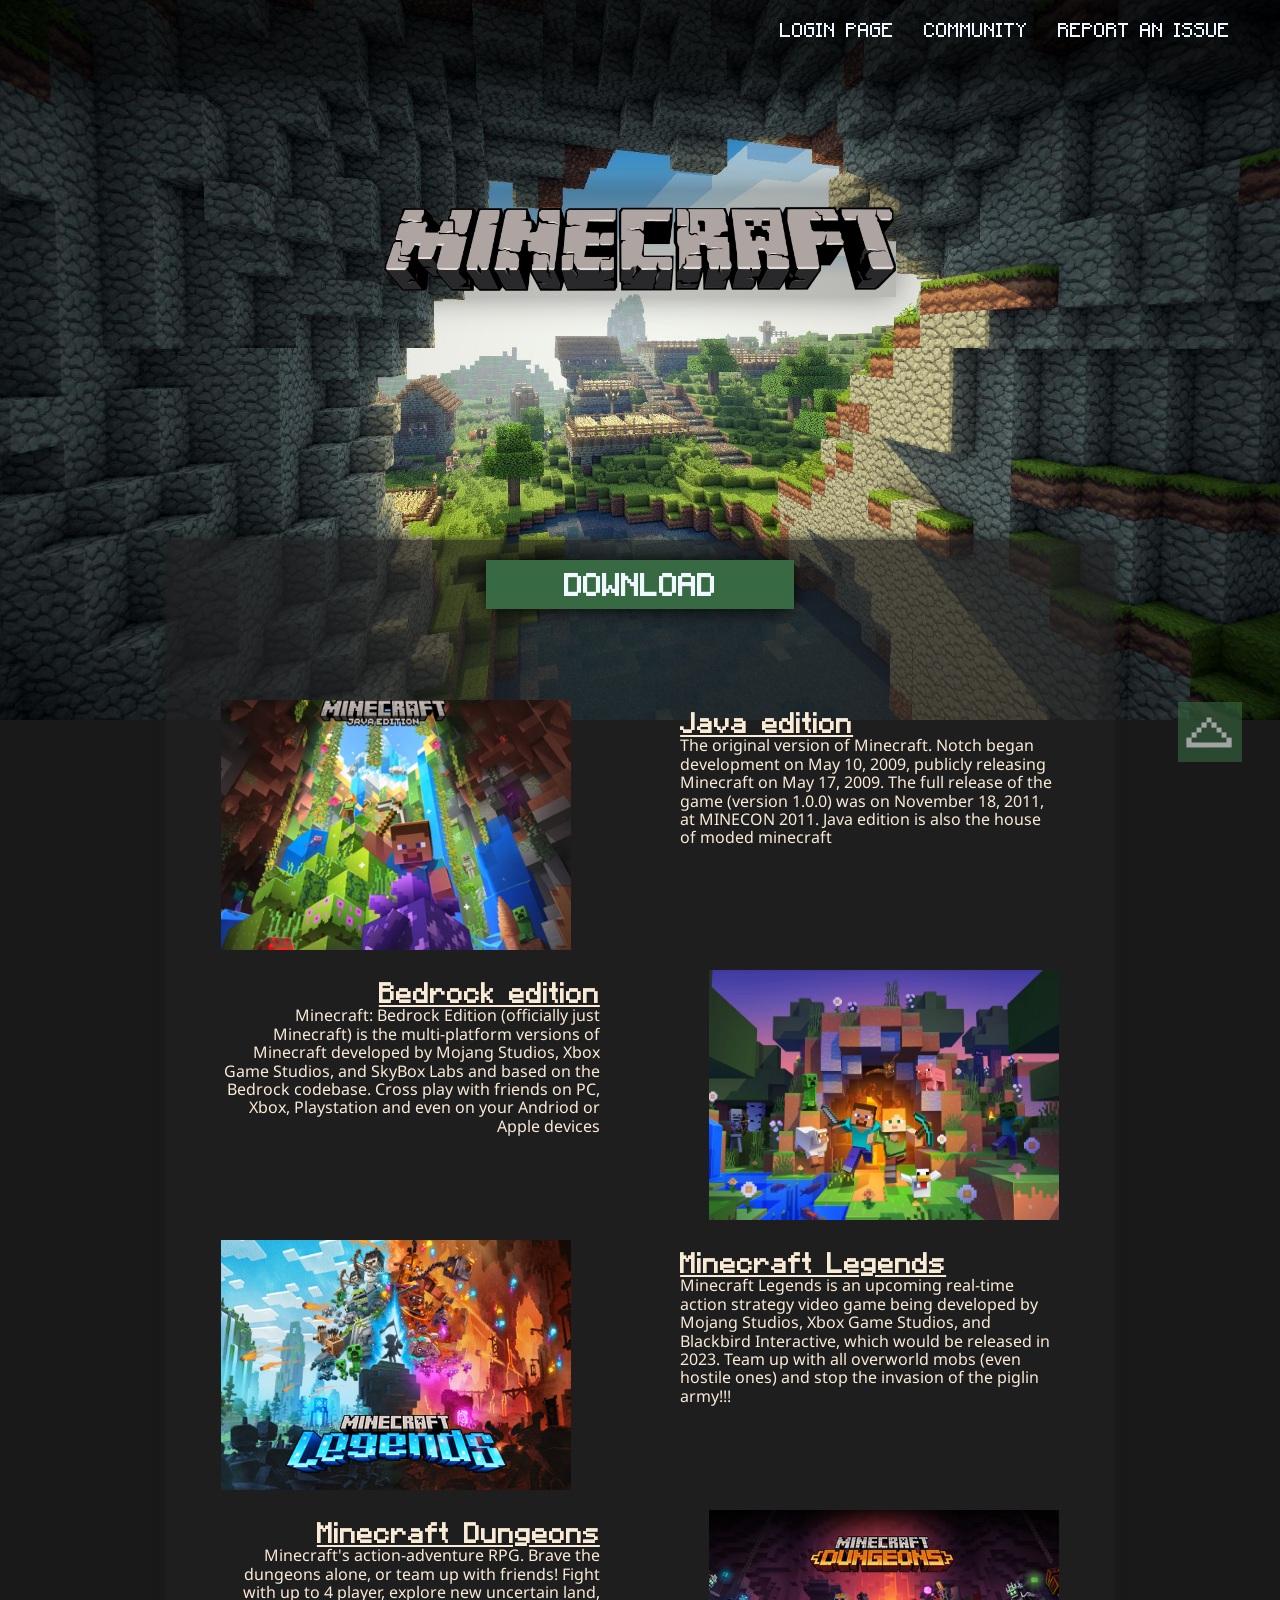
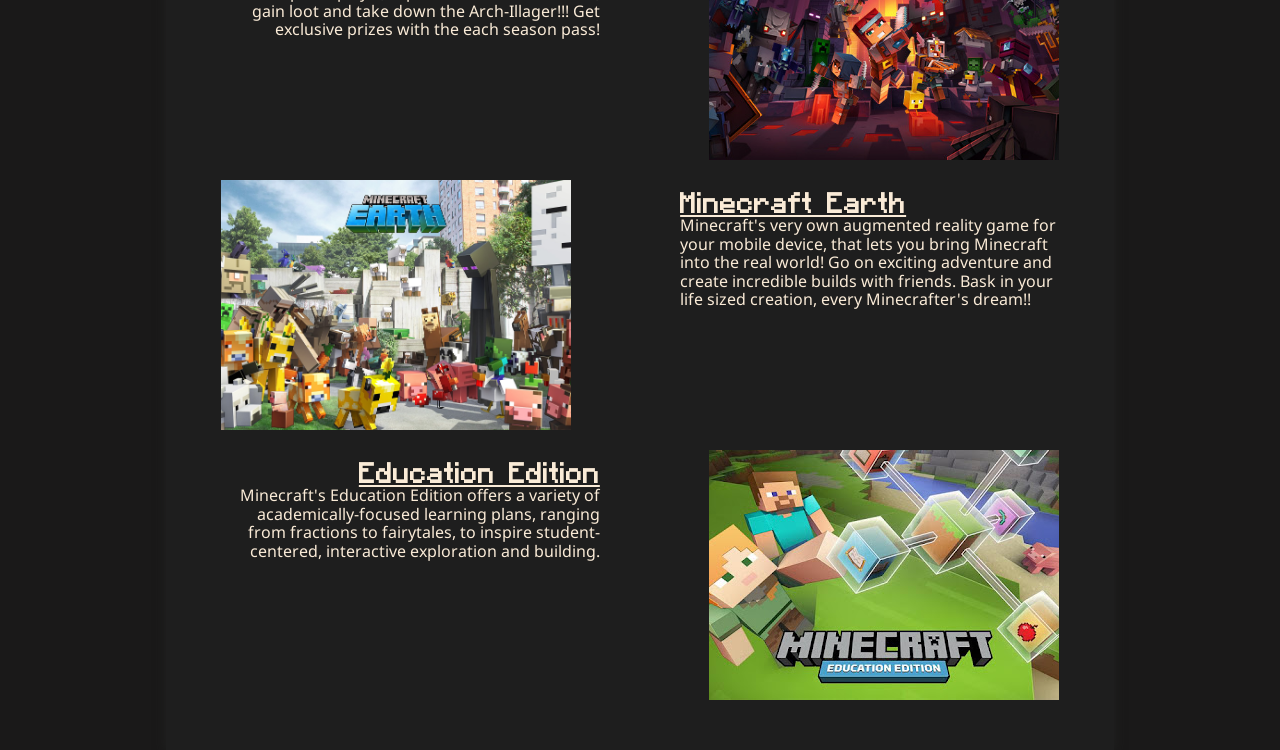
<file: index.html>
<!DOCTYPE html>
<html>
  <head>
    <meta charset="utf-8" />
    <meta name="viewport" content="width=device-width" />
    <title>minecafter.com</title>
    <link href="Normalize.css" rel="stylesheet" type="text/css" />
    <link href="style.css" rel="stylesheet" type="text/css" />
    <style>
      
      @import url('https://fonts.googleapis.com/css2?family=Noto+Sans&display=swap');
      @import url('https://fonts.googleapis.com/css2?family=Kanit:ital,wght@0,200;0,300;1,200;1,300&family=Nova+Square&display=swap');
    </style>
  </head>
  <body>
    <div class="topShadow"></div>
    <nav>
      </div>
        <a class="navLink" href="loginpage.html">LOGIN PAGE</a>
        <a class="navLink" href="comm.html">COMMUNITY</a>
        <a class="navLink" href="reportanissue.html">REPORT AN ISSUE</a>
        <p class="navLink">   </p>
      </ul>
    </nav>

    <!--1. ABOUT 2. DOWNLOAD 3. PLAY STYLES/ GAMES ASPECTS 4. ACHIEVMENTS-->
    <!-- LOG IN PAGE, -->
    <section>
      
      <img class="title" src="image/Minecraft Title.png">
      <img class="homeImagefix" src="image/Minecraft Home.jpg">
      
      <button class="download">DOWNLOAD</button>
        <div class="others">
          <div class="othersContent">
              <img class= "otehrsImage" src="image/Java.webp">
              <div class="othersTextR"><h3>Java edition</h3><p>The original version of Minecraft. Notch began development on May 10, 2009, publicly releasing Minecraft on May 17, 2009. The full release of the game (version 1.0.0) was on November 18, 2011, at MINECON 2011. Java edition is also the house of moded minecraft</p></div>
          </div>
          <div class="othersContent">
            <div class="othersTextL"><h3>Bedrock edition</h3><p>Minecraft: Bedrock Edition (officially just Minecraft) is the multi-platform versions of Minecraft developed by Mojang Studios, Xbox Game Studios, and SkyBox Labs and based on the Bedrock codebase. Cross play with friends on PC, Xbox, Playstation and even on your Andriod or Apple devices</p></div>
            <img class= "otehrsImage" src="image/bedrock.webp">
          </div>
          <div class="othersContent">
            <img class= "otehrsImage" src="image/Legends.jpg">
            <div class="othersTextR"><h3>Minecraft Legends</h3><p>Minecraft Legends is an upcoming real-time action strategy video game being developed by Mojang Studios, Xbox Game Studios, and Blackbird Interactive, which would be released in 2023. Team up with all overworld mobs (even hostile ones) and stop the invasion of the piglin army!!!</p></div>
          </div>
          <div class="othersContent">
            <div class="othersTextL"><h3>Minecraft Dungeons</h3><p>Minecraft's action-adventure RPG. Brave the dungeons alone, or team up with friends! Fight with up to 4 player, explore new uncertain land, gain loot and take down the Arch-Illager!!! Get exclusive prizes with the each season pass!</p></div>
            <img class= "otehrsImage" src="image/Dungeons.jpg">
          </div>
          <div class="othersContent">
            <img class= "otehrsImage" src="image/earth.jpeg">
            <div class="othersTextR"><h3>Minecraft Earth</h3><p>Minecraft's very own augmented reality game for your mobile device, that lets you bring Minecraft into the real world! Go on exciting adventure and create incredible builds with friends. Bask in your life sized creation, every Minecrafter's dream!!</p></div>
          </div>
          <div class="othersContent">
            <div class="othersTextL"><h3>Education Edition</h3><p>Minecraft's Education Edition offers a variety of academically-focused learning plans, ranging from fractions to fairytales, to inspire student-centered, interactive exploration and building.</p></div>
            <img class= "otehrsImage" src="image/education.jpg">
          </div>
        </div>
        
        <button class="scrollTop">
          <img src="image/uparrow2.png">
        </button>
        <script>
          const scrollTop = document.querySelector(".scrollTop");
    
          scrollTop.addEventListener("click",function(){
            window.scrollTo({
              top: 0,
              left:0,
              behavior:"smooth"
            });
          });
        </script>
    </section>
  </body>
</html>
</file>
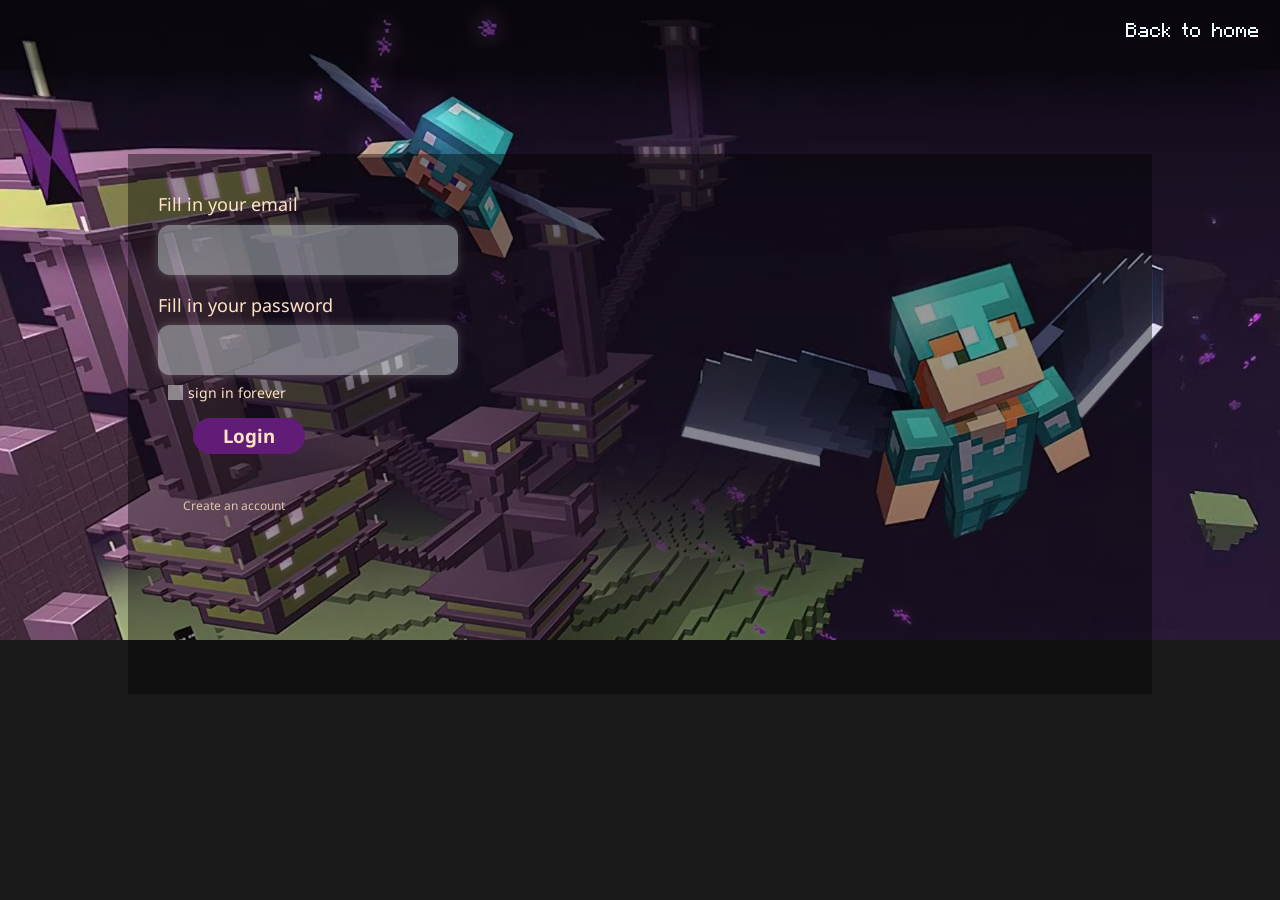
<file: loginpage.html>
<!DOCTYPE html>
<html>
  <head>
    <meta charset="utf-8" />
    <meta name="viewport" content="width=device-width" />
    <title>minecafter login</title>
    <link href="Normalize.css" rel="stylesheet" type="text/css" />
    <link href="style.css" rel="stylesheet" type="text/css" />
    <script src="script.js"></script>
    <style>
      @import url('https://fonts.googleapis.com/css2?family=Noto+Sans&display=swap');
      @import url('https://fonts.googleapis.com/css2?family=Kanit:ital,wght@0,200;0,300;1,200;1,300&family=Nova+Square&display=swap');
    </style>
  </head>

  <body>

    <div class="topShadow"></div>

    <nav>
      <a class="navLink" href="index.html">Back to home</a>
    </nav>

    <img class="homeImage" src="image/end.avif">
    <section class="loginBox">
      <p class="loginContent">
        Fill in your email
        <input class="loginFill" type="email">
      </p>

      <p class="loginContent">
        Fill in your password
        <input class="loginFill" type="password">
      </p>
      <label class="loginSelect">
        sign in forever<input type="checkbox">
        <span class="checkmarkLogin"></span>
      </label>
      <button class="loginButton" onClick="Refresh()"><h3>Login</h3></button>
      <script src="script.js" defer></script>
      <a href="#" class="loginCreate">Create an account</a>
    </section>
   </body>

</html>
</file>
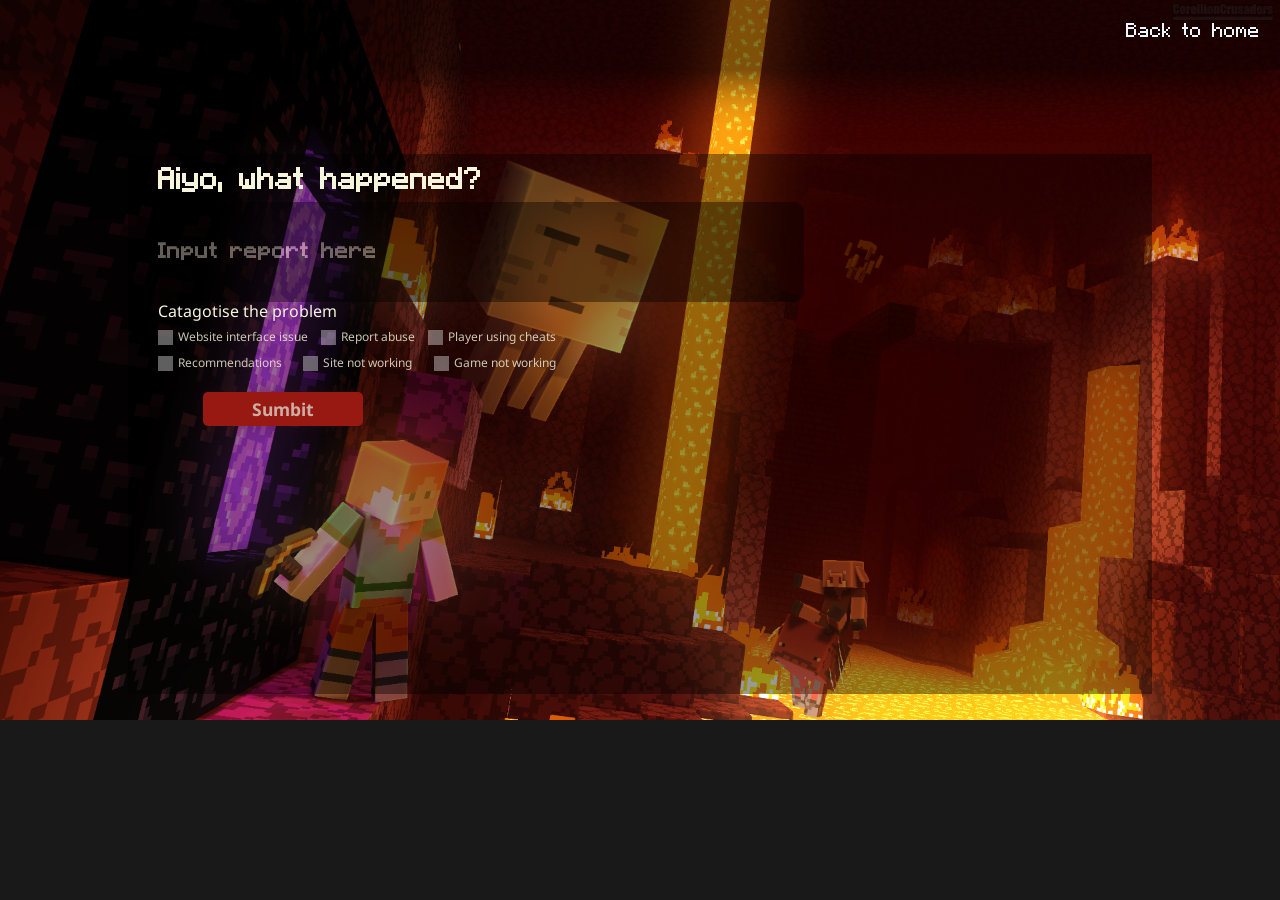
<file: reportanissue.html>
<!DOCTYPE html>
<html>
  <head>
    <meta charset="utf-8" />
    <meta name="viewport" content="width=device-width" />
    <title>Repoet an issue</title>
    <link href="Normalize.css" rel="stylesheet" type="text/css" />
    <link href="style.css" rel="stylesheet" type="text/css" />
    <style>
      @import url('https://fonts.googleapis.com/css2?family=Noto+Sans&display=swap');
      @import url('https://fonts.googleapis.com/css2?family=Kanit:ital,wght@0,200;0,300;1,200;1,300&family=Nova+Square&display=swap');
    </style>
  </head>
  <body>
    <div class="topShadow"></div>
    <nav>
      <a class="navLink" href="index.html">Back to home</a>
    </nav>
    <img class="homeImage" src="image/nether.png">
    <section class="reportBox">

      <div class="reportContent">
        <h2> Aiyo, what happened?</h2>
        <input class="inputReport" type="textarea" placeholder="Input report here">
        <p>Catagotise the problem</p>

        <div class="BigType">

          <div  class="reportType">
          <label class="reportSelect">
            Website interface issue <input type="checkbox">
            <span class="checkmark"></span>
          </label>
          <label class="reportSelect">
            Report abuse<input  class="reportCheck" type="checkbox">
            <span class="checkmark"></span>
          </label>
          <label class="reportSelect">
            Player using cheats<input type="checkbox">
            <span class="checkmark"></span>
          </label>

        </div>
        <div class="reportType" id="reportRight">
          <label class="reportSelect">
            Recommendations<input type="checkbox">
            <span class="checkmark"></span>
          </label>
          <label class="reportSelect">
            Site not working<input type="checkbox">
            <span class="checkmark"></span>
          </label>
          <label class="reportSelect">
            Game not working <input type="checkbox">
            <span class="checkmark"></span>
          </label>
        </div>
        <button class="reportButton"> <h3>Sumbit</h3></button>
      </div>
    </section>
  </body>
</file>
<file: style.css>
@font-face {
    font-family: Minecraftia;
    src: url([data-uri]);
  }
*{
    margin: 0;
    padding: 0;
    box-sizing: border-box;
    font-family: Arial;
    font-family: Noto Sans;
}

body{
    background-color: rgb(26, 25, 25);
}

.topShadow{
    z-index: 10;
    position: absolute;
    width: 100%;
    height: 70px;
    background-color: rgba(0,0,0,.5);
    box-shadow: 0 0 60px rgba(0,0,0,1);
    position: fixed;
}
nav{
    margin-top: 10px;
    margin-right: 30px;
    z-index: 10;
    width: 100%;
    display: flex;
    position: absolute;
    justify-content: flex-end; 
    position: fixed;
}
.navLink{
    font-family: Minecraftia;
    margin-right: 20px;
    margin-top: 10px;
    margin-left: 10px;
    text-decoration: none;
    display: block;
    color: aliceblue;
    height: 40px;
    transition: .15s;
    display: block;

}
.navLink:hover{
    text-shadow: 0 0 15px rgba(255,255,255,1);
    text-decoration: underline;
}
.homeImagefix{
    z-index: 8;
    width: 100%;
    position: relative;
    z-index: 3;
    margin-bottom: 0px;
    object-fit: cover;
    position:fixed;
}
.homeImage{
    z-index: 8;
    width: 100%;
    position: relative;
    z-index: 3;
    margin-bottom: 0px;
    object-fit: cover;
}
.download{
    z-index: 10;
    font-family: Minecraftia;
    position: absolute;
    top: 560px;
    font-size: 25px;
    display: flex;
    border: none;
    color: aliceblue;
    font-weight: bold;
    background-color: rgb(55, 105, 66);
    padding: 10px;
    width: 24%;
    justify-content: center;
    align-items: center;
    margin-left: 38%;
    cursor: pointer;
    box-shadow: 0 0 20px rgba(0,0,0,1);
    transition: .15s;
    border: red;
}
.download:hover{
    box-shadow: 0px 0px 15px rgba(255,255,255,.4);
}
.download:active{
    background-color: rgb(35, 72, 43);
}
.title{
    z-index: 10;
    position: absolute;
    top: 190px;
    margin-left: 30%;
    width: 40%;
    background-color: rgba(0,0,0,.20);
    box-shadow: 0px 0px 30px rgba(0,0,0,.4);
}
.others{
    z-index: 8;
    display: block;
    position: absolute;
    top: 540px;
    width: 74%;
    margin-left: 13%;
    background-color: rgba(33, 34, 33, 0.7);
    padding-bottom: 50px;
    padding-top: 140px;
    box-shadow: 0 0 10px rgba(33, 34, 33, 1);
}
.othersContent{
    display: flex;
    vertical-align: top;
    justify-content: space-around;
    opacity: 100%;
}
.otehrsImage{
    height: 250px;
    width: 350px;
    margin-right: 10px;
    margin-top: 20px;
    margin-left: 10px;
    object-fit: cover;
}
.othersTextL{
    color: antiquewhite;
    padding-top: 20px;
    display: flex;
    width: 40%;
    display: inline-block;
    text-align: right;
    margin-right: 10px;
    margin-top: 10px;
    margin-left: 10px;
    border-top: 150px;

    
}
.othersTextR h3{
    font-family: Minecraftia;
    display: inline-block;
    text-decoration: underline;
    font-size: 22px;
}
.othersTextL h3{
    font-family: Minecraftia;
    display: inline-block;
    text-decoration: underline;
    font-size: 22px;
}
.othersTextR{
    align-items: center;
    color: antiquewhite;
    height: auto;
    padding-top: 20px;
    display: flex;
    width: 40%;
    display: inline-block;
    text-align: left;
    margin-right: 10px;
    margin-top: 10px;
    margin-left: 10px;
    
}
.scrollTop img{
    height: 50px;
    width: auto;
    margin-right: 1.5%;
    transition: .15s;
}
.scrollTop img:hover{
    height: 70px;
}
.scrollTop{
    margin-left: 92%;
    border: none;
    width: 5%;
    height: 60px;
    cursor: pointer;
    position: fixed;
    z-index: 200;
    top:78%;
    background-color: rgb(55, 105, 66);
    justify-content: center;
    align-items: center;
    transition: .15s;
    opacity: .6;
}
.scrollTop:hover{
    box-shadow: 0px 0px 5px rgba(255,255,255,.3);
    opacity: .8;
    width: 6%;
    height: 70px;
}
.scrollTop:active{
    background-color: rgb(35, 72, 43);
}

/* REPORT */
.reportBox{
    z-index: 100;
    display: block;
    position: absolute;
    margin-left: 10%;
    background-color: black;
    width: 80%;
    background-color: rgba(0,0,0,.4);
    height: 60%;
    top: 154px;
}
.reportContent{
    margin-top: 10px;
    padding-left: 30px;
    opacity: 1.0;
    color: beige;
}
.reportContent h2{
    font-family: Minecraftia;
}
.inputReport{
    opacity: .4;
    margin-top: 10px;
    height: 100px;
    width: 65%;
    border: none;
    box-sizing: border-box;
    border-radius: 10px;
    background-color: black;
    color: antiquewhite;
}
.inputReport::placeholder{
    font-family: Minecraftia;
    font-size: large;
    font-weight: bold;
    color: antiquewhite;
}
.inputReport[type=text]{
    background-color: black;
    font-size: large;
    font-weight: bold;
    color: antiquewhite;
}
.BigType{
    margin-top: 10px;
}
.reportType{
    display: flex;
    width: 40%;
    justify-content: space-between;

}
.reportSelect{
    opacity: .8;
    display: block;
    position: relative;
    padding-left: 20px;
    margin-bottom: 12px;
    cursor: pointer;
    font-size: 12px;
    -webkit-user-select: none;
    -moz-user-select: none;
    -ms-user-select: none;
    user-select: none;
}
.reportSelect input {
    position: absolute;
    opacity: 0;
    cursor: pointer;
    height: 0;
    width: 0;
  }
.checkmark {
    opacity: .5;
    position: absolute;
    top: 0;
    left: 0;
    height: 15px;
    width: 15px;
    background-color: #eee;
    transition: .15s;
}
.reportSelect:hover input ~ .checkmark {
    background-color: #ccc;
}
.reportSelect input:checked ~ .checkmark {
    background-color: #aa2929;
  }
  .checkmark:after {
    content: "";
    position: absolute;
    display: none;
  }
  .reportSelect input:checked ~ .checkmark:after {
    display: block;
  }
  .reportSelect .checkmark:after {
    left: 4.5px;
    top: 1px;
    width: 4px;
    height: 7px;
    border: solid white;
    border-width: 0 3px 3px 0;
    -webkit-transform: rotate(45deg);
    -ms-transform: rotate(45deg);
    transform: rotate(45deg);
  }

.reportButton{
    font-family: Minecraftia;
    border-radius: 1px;
    margin-top: 10px;
    display: block;
    border: noone;
    border-style: solid;
    padding: 7px;
    padding-left: 15px;
    padding-right: 15px;
    width: 160px;
    font-size: 15px;
    font-weight: bolder;
    margin-left: 45px;
    background-color: rgb(151, 25, 18);
    color: rgb(204, 174, 164);
    transition: .15s;
    cursor: pointer;
    box-shadow: 0 0 15px rgba(54, 18, 18, 0.3);
    border-radius: 5px;
    border:none;
}
.reportButton:hover{
    box-shadow: 0 0 15px rgba(0, 0, 0, .3);
}
.reportButton:active{
    background-color: rgb(114, 20, 15);
    color: rgb(142, 121, 115);
    box-shadow: 0 0 15px rgba(0, 0, 0, .7)
}

/* Login */
.loginBox{
    z-index: 100;
    display: block;
    position: absolute;
    margin-left: 10%;
    background-color: black;
    width: 80%;
    background-color: rgba(0,0,0,.4);
    height: 60%;
    top: 154px;
    padding-left: 30px;
    padding-top: 20px;
}
.loginContent{
    font-size: large;
    width: 300px;
    margin-top: 20px;
    color: bisque;
}
p .loginContent{
    margin: 100px;
}
.loginFill{
    opacity: .4;
    margin-top: 10px;
    height: 50px;
    width: 100%;
    border: none;
    box-sizing: border-box;
    border-radius: 12px;
    background-color: azure;
    font-size: large;
    font-weight: bold;
    color: rgb(51, 22, 65);
    box-shadow: 0 0 10px rgba(255,255,255,.5);
}
.loginFill[type=text]{
    font-size: small;
}

.loginSelect{
    margin-top: 10px;
    margin-left: 10px;
    display: block;
    position: relative;
    padding-left: 20px;
    margin-bottom: 12px;
    cursor: pointer;
    color: bisque;
    font-size: 14px;
    border-radius: 10px;
    -webkit-user-select: none;
    -moz-user-select: none;
    -ms-user-select: none;
    user-select: none;
}
.loginSelect input {
    position: absolute;
    opacity: 0;
    cursor: pointer;
    height: 0;
    width: 0;
  }
.checkmarkLogin {
    opacity: .5;
    position: absolute;
    top: 0;
    left: 0;
    height: 15px;
    width: 15px;
    background-color: #eee;
    transition: .15s;
}
.loginSelectt:hover input ~ .checkmarkLogin {
    background-color: #ccc;
}
.loginSelect input:checked ~ .checkmarkLogin {
    background-color: #611c78;
  }
  .checkmarkLogin:after {
    content: "";
    position: absolute;
    display: none;
  }
  .loginSelect input:checked ~ .checkmarkLogin:after {
    display: block;
  }
  .loginSelect .checkmarkLogin:after {
    left: 4.5px;
    top: 1px;
    width: 4px;
    height: 7px;
    border: solid white;
    border-width: 0 3px 3px 0;
    -webkit-transform: rotate(45deg);
    -ms-transform: rotate(45deg);
    transform: rotate(45deg);
  }
.loginButton{
    margin-left: 35px;
    margin-top: 5px;
    padding: 7px;
    padding-left: 30px;
    padding-right: 30px;
    color: bisque;
    border: none;
    font-size: bold;
    background-color: #611c78;
    border-radius: 50px;
    cursor: pointer;
    transition: .15s;
    font-family: Minecraftia;
}
.loginButton:hover{
    box-shadow: 0 0 15px rgba(255, 255, 255, 0.4);
}
.loginButton:active{
    background-color: #481658;
    color: rgb(164, 148, 128);
    box-shadow: 0 0 15px rgba(255, 255, 255, 0.2);
}
.loginCreate{
    display: block;
    margin-left: 25px;
    margin-top: 45px;
    font-size: 12px;
    opacity: .8;
    color: bisque;
    text-decoration: none;
}
.loginCreate:hover{
    text-decoration: underline;
}
.loginCreate:active{
    text-shadow: 0 0 10px rgba(255,255,255,.4);
}
/* community*/
.comm{
    width: 100%;
    position: relative;
}
.commTitle{
    font-family: Minecraftia;
    z-index: 100;
    position: absolute;
    top: 2.7%;
    margin-left: 30%;
    width: 40%;
    text-align: center;
    font-weight: bolder;
    font-size: 70px;
    text-shadow: 0 0 15px rgba(255,255,255, 1);
}
.commHomeImage{
    box-sizing: border-box;
    position: relative;
    width: 100%;
    height: 100%; 
    object-fit: cover;
    background-position: center;
    background-repeat: no-repeat;
    background-size: cover;
    margin: 0px;
}
.commbox{
    position: relative;
    width: 100%;
    display: block;
    display: flex;
    vertical-align: top;
    justify-content: space-around;
    margin: 0;
}
.commContent{
    position: absolute;
    width: 80%;
    justify-content: space-between;
    background-color: rgba(0, 0, 0, .5);
    height: 70%;
    padding-top: 6%;
    top: 15%;
}
.commTextL{
    position: absolute;
    color: antiquewhite;
    display: flex;
    width: 40%;
    display: inline-block;
    text-align: right;
    margin-top: 7%;
    margin-left: 7%; 
    margin-bottom: 25px;
    margin-right: 5%;
}
.commTextR{
    margin-top: 7%;
    position: absolute;
    color: antiquewhite;
    display: flex;
    width: 40%;
    display: inline-block;
    text-align: left;
    margin-right: 7%;
    margin-left: 52%;
    
}
.commTextR h2{
    font-family: Minecraftia;
    margin-top: 10%;
}
.commTextL h2{
    font-family: Minecraftia;
    margin-top: 10%;
}

.commimage{
    width: 95%;
    height: 250px;
    object-fit: cover;
    margin-right: 10px;
    margin-left: 10px;
    object-fit: cover;
}
.divider{
    height: 8px;
    z-index: 10;
    display: flex;
    background-color: rgb(26, 25, 25);
    box-shadow: 0 0 15px rgba(0, 0, 0, .7);
}
.commPageC{
    position: absolute;
    display: flex;
    flex-direction: column;
    width: 80%;
    margin-left: 10%;
    height: 100%;
    padding-top: 90px;
    align-items: center;
}
.commbutton{
    margin-top: 20px;
    font-family: Minecraftia;
    font-weight: bold;
    font-size: 25px;
    text-decoration: underline;
    text-align: center;
    justify-content: center;
    color: bisque;
    background: none;
    border: none;
    cursor: pointer;
    transition: .1s;
}
.commbutton:hover{
    font-size: 30px;
    text-shadow: 0 0 15px rgba(255, 255, 255, 0.4);
}
.commbutton:active{
    color: rgb(169, 148, 122);
    font-size: 28px;
    text-shadow: 0 0 10px rgba(175, 175, 175, 0.6);
}
.scrollTop2 img{
    height: 50px;
    width: auto;
    margin-right: 1.5%;
    transition: .15s;
}
.scrollTop2{
    margin-left: 92%;
    border: none;
    width: 5%;
    height: 60px;
    cursor: pointer;
    position: fixed;
    z-index: 200;
    top:78%;
    background-color: rgb(0,0,0);
    justify-content: center;
    align-items: center;
    transition: .15s;
    opacity: .4;
}
.scrollTop2 img:hover{
    height: 70px;
}
.scrollTop2:hover{
    box-shadow: 0px 0px 5px rgba(255,255,255,.3);
    opacity: .6;
    width: 6%;
    height: 70px;
}
.scrollTop2:active{
    background-color: rgba(0,0,0,.6);
}
.checkOut{
    font-weight: bold;
    color: beige;
}
#ischecking{
    margin-top: 10px;
}
@media(max-width:600px){
    /* Home */
    section{
        width: 100%;
        height: 100%;
        justify-content: center;
    }
    .homeImagefix{
        height: 100%;
    }
    .navLink{
        font-size: 10px;
    }
    .title{
        top: 150px;
        width: 76%;
        margin-left: 12%;
        background-color: rgba(0, 0, 0, .38);
        box-shadow: 0 0 30px rgba(0,0,0,.7);
    }
    .download{
        top: 240px;
        width: 60%;
        margin-left: 20%;
    }
    .others{
        padding-top: 10%;
        width: 92%;
        margin-left: 4%;
        top:360px;
    }
    .otehrsImage{
        margin-top: 12%;
        width: 40%;
        height: 10%;
        padding-bottom: 2px;
    }
    .othersContent{
        font-size: 10px;
    }
    .othersContent h3{
        font-size: 10px;
    }
    .scrollTop{
        position: relative;
        width: 14%;
        height: 20px;
        margin-left: 43%;
        margin-top: 370%;
        transition: none;
        margin-bottom: 2%;
    }
    .scrollTop img{
        width: 90%;
        height: 20px;
    }
    .scrollTop:hover{
        width: 14%;
        height: 20px;
    }
    .scrollTop:active{
        width: 14%;
        height: 20px;
    }
    .scrollTop img:hover{
        width: 90%;
        height: 100%;
    }
    .scrollTop img:active{
        width: 90%;
        height: 100%;
    }

    /* login page */
    .homeImage{
        top:5%;
        position: fixed;
        height: 90%;
    }
    .loginBox{
        height: 40%;
    }

    /* community */
    .commTitle{
        width: 44%;
        margin-left: 28%; 
        font-size: 25px;
    }
    .commbox{
        height: 50%;
    }

    .commPageC{
        padding-top: 3%;
        margin-top: 5%;
        height: 10%;
        font-size: 15px;
    }
    .commbutton{
        margin-top: 4%;
        font-size: 12px;
    }
    .commbutton:active{
        margin-top: 3%;
        font-size: 12px;
    }
    .commbutton:hover{
        margin-top: 3%;
        font-size: 13px;
    }
    .commContent{
        top:5%;
        height: 90%;
        display: flex;
        flex-direction: column;
        font-size: 10px;
        width: 100%;
    }

    .commTextR p{
        height: 20%;
    }
    .commTextR p{
        height: 20%;
    }
    .commimage{
        height: 3%;
        width: 80%;
    }
    /* Report an issue */
    .reportSelect{
        font-size: 10px;
    }
    .inputReport{
        width: 80%;
        height: 50px;
    }
    .reportContent p{
        padding-top: 5%;
    }
    .reportType{
        vertical-align: top;
        margin:0px;
        display: inline-block;
        justify-content: space-between;
    }
    #reportRight{
        height: 30%;
        justify-content: space-between;
        
    }
    #reportRight .reportSelect{
        margin-top: 10px;
    }

}
</file>
